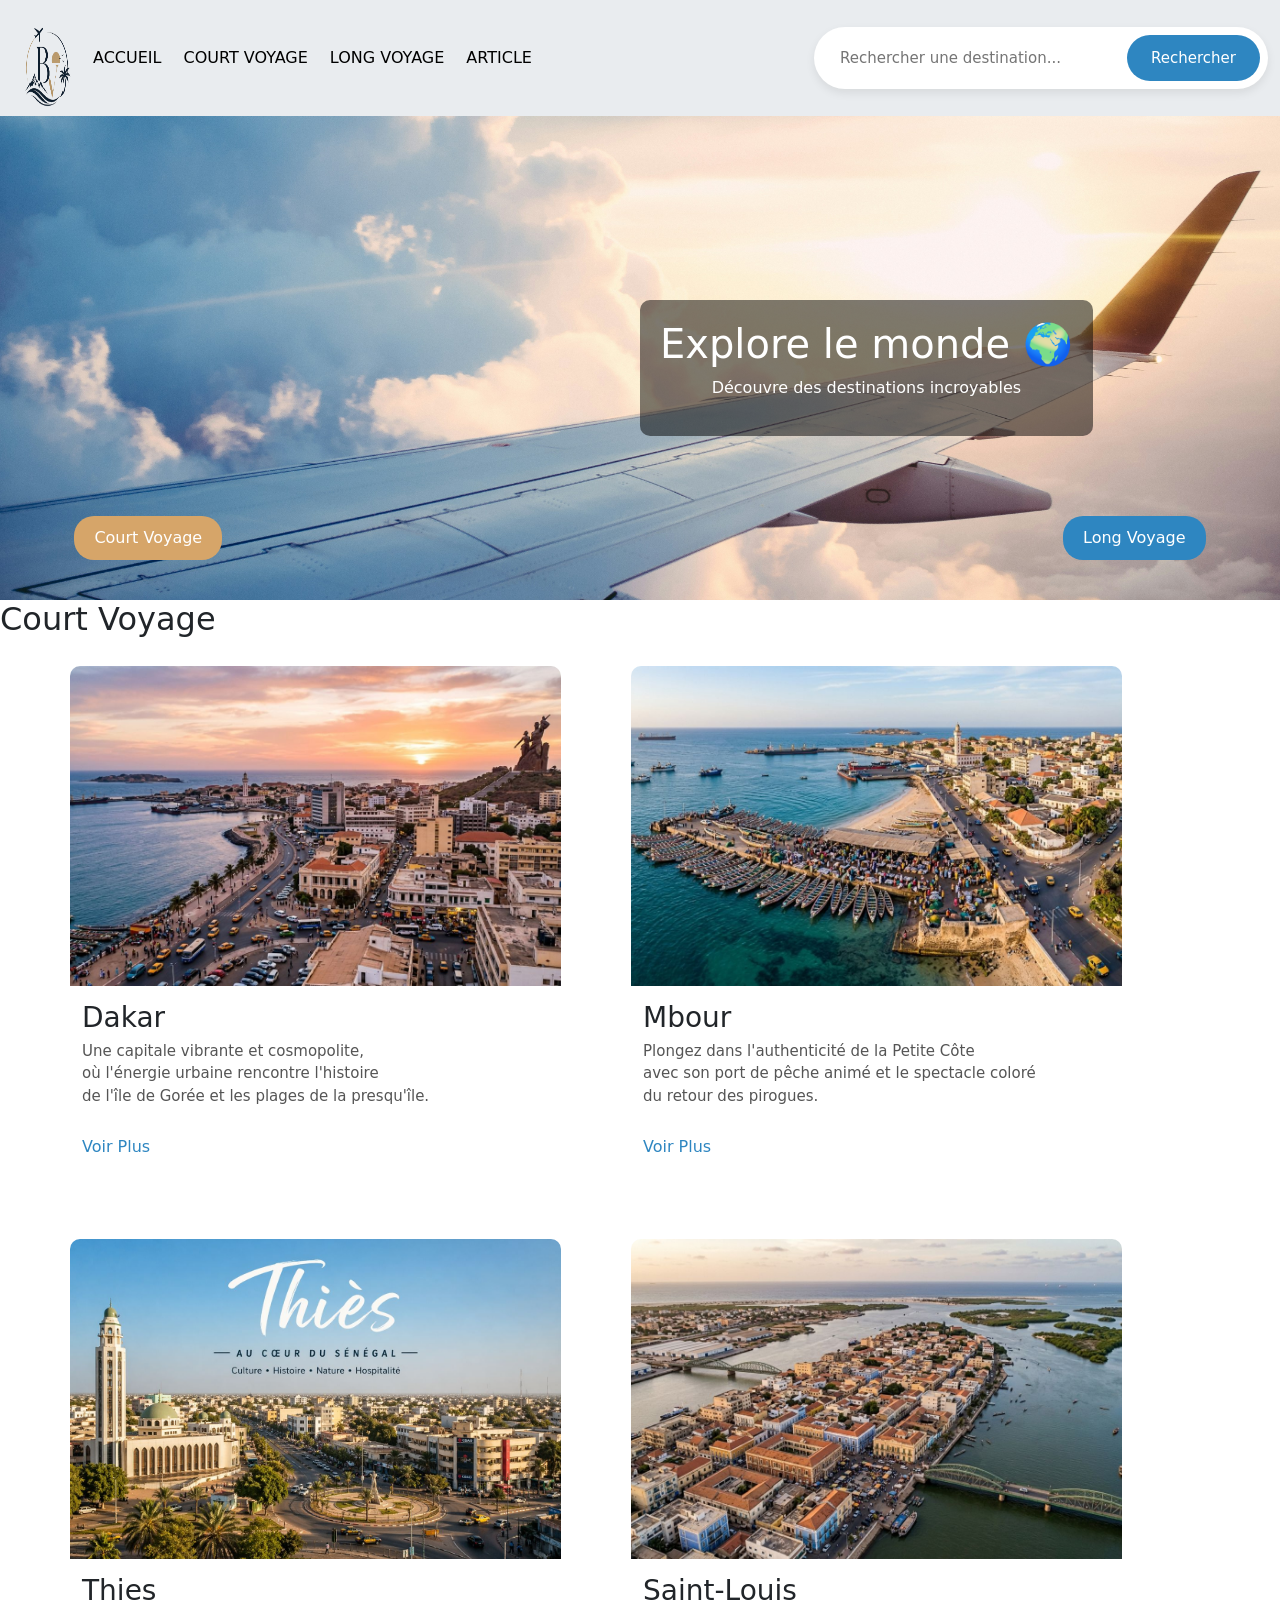
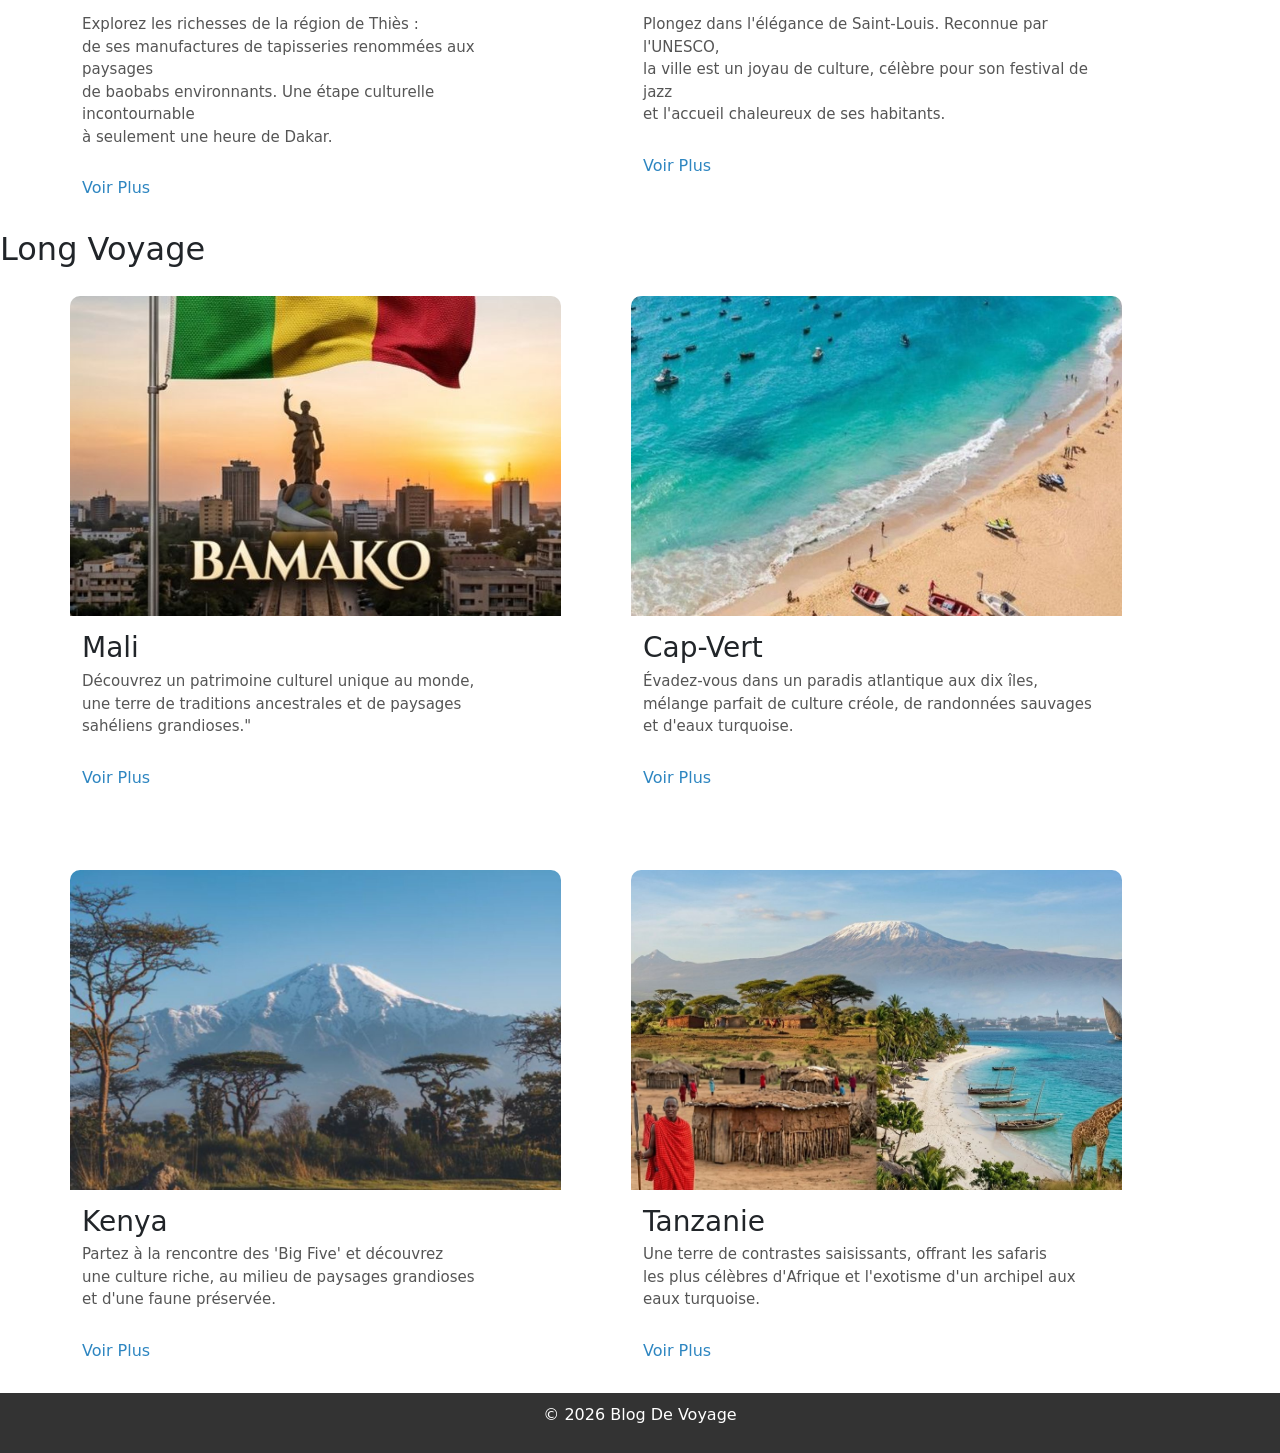
<file: index.html>
<!doctype html>
<html lang="fr">
  <head>
    <meta charset="UTF-8" />
    <meta name="viewport" content="width=device-width, initial-scale=1.0" />
    <link rel="stylesheet" href="CSS/index.css" />
    <title>Blog-De-Voyage-Personnel</title>
    <link
      href="https://cdn.jsdelivr.net/npm/bootstrap@5.3.8/dist/css/bootstrap.min.css"
      rel="stylesheet"
      integrity="sha384-sRIl4kxILFvY47J16cr9ZwB07vP4J8+LH7qKQnuqkuIAvNWLzeN8tE5YBujZqJLB"
      crossorigin="anonymous"
    />
    <script
      src="https://cdn.jsdelivr.net/npm/bootstrap@5.3.8/dist/js/bootstrap.bundle.min.js"
      integrity="sha384-FKyoEForCGlyvwx9Hj09JcYn3nv7wiPVlz7YYwJrWVcXK/BmnVDxM+D2scQbITxI"
      crossorigin="anonymous"
    ></script>
  </head>
  <body>
    <!--  NAVBAR -->
    <nav class="navbar navbar-expand-lg bg-body-secondary fixed-top">
      <div class="container-fluid">
        <div class="logo">
          <img
            src="images/logovoyage.png"
            alt="image"
            width="70"
            height="100"
          />
        </div>
        <button
          class="navbar-toggler"
          type="button"
          data-bs-toggle="collapse"
          data-bs-target="#navbarTogglerDemo02"
          aria-controls="navbarTogglerDemo02"
          aria-expanded="false"
          aria-label="Toggle navigation"
        >
          <span class="navbar-toggler-icon"></span>
        </button>
        <div class="collapse navbar-collapse" id="navbarTogglerDemo02">
          <ul class="navbar-nav me-auto mb-2 mb-lg-0">
            <li class="nav-item">
              <a class="nav-link active" aria-current="page" href="#Accueil"
                >ACCUEIL</a
              >
            </li>
            <li class="nav-item">
              <a class="nav-link active" aria-current="page" href="#CourtVoyage"
                >COURT VOYAGE</a
              >
            </li>
            <li class="nav-item">
              <a class="nav-link active" aria-current="page" href="#LongVoyage"
                >LONG VOYAGE</a
              >
            </li>
            <li class="nav-item">
              <a class="nav-link active" aria-current="page" href="article.html"
                >ARTICLE</a
              >
            </li>
          </ul>
          <form class="search-box" role="search">
            <input
              class="search-input"
              type="search"
              placeholder="Rechercher une destination..."
              aria-label="Search"
            />
            <button class="search-btn" type="submit">Rechercher</button>
          </form>
        </div>
      </div>
    </nav>

    <!-- Image + Recherche -->

    <div id="Accueil">
      <section class="hero">
        <img src="images/Acceuil.jpg" alt="voyage" />
        <div class="herotexte">
          <h1>Explore le monde 🌍</h1>
          <p>Découvre des destinations incroyables</p>
        </div>

        <!--BOUTTON-->

        <div class="boutton">
          <button class="gauche">
            <a href="#CourtVoyage">Court Voyage</a>
          </button>
          <button class="droite"><a href="#LongVoyage">Long Voyage</a></button>
        </div>
      </section>
    </div>

    <!-- Court Voyage  -->

    <div id="CourtVoyage">
      <section class="section">
        <h2>Court Voyage</h2>

        <div class="voyage">
          <div class="destination">
            <img src="images/Dakar.jpeg" alt="court" />
            <div class="container">
              <h3>Dakar</h3>
              <p>
                Une capitale vibrante et cosmopolite, <br />
                où l'énergie urbaine rencontre l'histoire <br />
                de l'île de Gorée et les plages de la presqu'île.
              </p>
              <a href="article.html#dakar">Voir Plus</a>
            </div>
          </div>

          <div class="destination">
            <img src="images/Mbour.jpeg" alt=" court" />
            <div class="container">
              <h3>Mbour</h3>
              <p>
                Plongez dans l'authenticité de la Petite Côte <br />
                avec son port de pêche animé et le spectacle coloré <br />
                du retour des pirogues.
              </p>
              <a href="article.html#mbour">Voir Plus</a>
            </div>
          </div>

          <div class="destination">
            <img src="images/Thies.jpeg" alt="court" />
            <div class="container">
              <h3>Thies</h3>
              <p>
                Explorez les richesses de la région de Thiès : <br />
                de ses manufactures de tapisseries renommées aux paysages <br />
                de baobabs environnants. Une étape culturelle incontournable
                <br />
                à seulement une heure de Dakar.
              </p>
              <a href="article.html#thies">Voir Plus</a>
            </div>
          </div>

          <div class="destination">
            <img src="images/Stlouis.jpeg" alt="court" />
            <div class="container">
              <h3>Saint-Louis</h3>
              <p>
                Plongez dans l'élégance de Saint-Louis. Reconnue par l'UNESCO,
                <br />
                la ville est un joyau de culture, célèbre pour son festival de
                jazz <br />
                et l'accueil chaleureux de ses habitants.
              </p>
              <a href="article.html#saint-louis">Voir Plus</a>
            </div>
          </div>
        </div>
      </section>
    </div>

    <!-- Long Voyage  -->

    <div id="LongVoyage">
      <section class="section">
        <h2>Long Voyage</h2>

        <div class="voyage">
          <div class="destination">
            <img src="images/Mali.jpeg" alt="long" />
            <div class="container">
              <h3>Mali</h3>
              <p>
                Découvrez un patrimoine culturel unique au monde, <br />
                une terre de traditions ancestrales et de paysages <br />
                sahéliens grandioses."
              </p>
              <a href="article.html#mali">Voir Plus</a>
            </div>
          </div>

          <div class="destination">
            <img src="images/capvert.jpeg" alt="long" />
            <div class="container">
              <h3>Cap-Vert</h3>
              <p>
                Évadez-vous dans un paradis atlantique aux dix îles,<br />
                mélange parfait de culture créole, de randonnées sauvages <br />
                et d'eaux turquoise.
              </p>
              <a href="article.html#cap-vert">Voir Plus</a>
            </div>
          </div>

          <div class="destination">
            <img src="images/Kenya.jpeg" alt="long" />
            <div class="container">
              <h3>Kenya</h3>
              <p>
                Partez à la rencontre des 'Big Five' et découvrez <br />
                une culture riche, au milieu de paysages grandioses <br />
                et d'une faune préservée.
              </p>
              <a href="article.html#kenya">Voir Plus</a>
            </div>
          </div>

          <div class="destination">
            <img src="images/Tanzanie.jpeg" alt="long" />
            <div class="container">
              <h3>Tanzanie</h3>
              <p>
                Une terre de contrastes saisissants, offrant les safaris <br />
                les plus célèbres d'Afrique et l'exotisme d'un archipel aux
                <br />
                eaux turquoise.
              </p>
              <a href="article.html#tanzanie">Voir Plus</a>
            </div>
          </div>
        </div>
      </section>
    </div>

    <!-- Footer -->

    <footer>
      <p>© 2026 Blog De Voyage</p>
    </footer>
  </body>
</html>
</file>
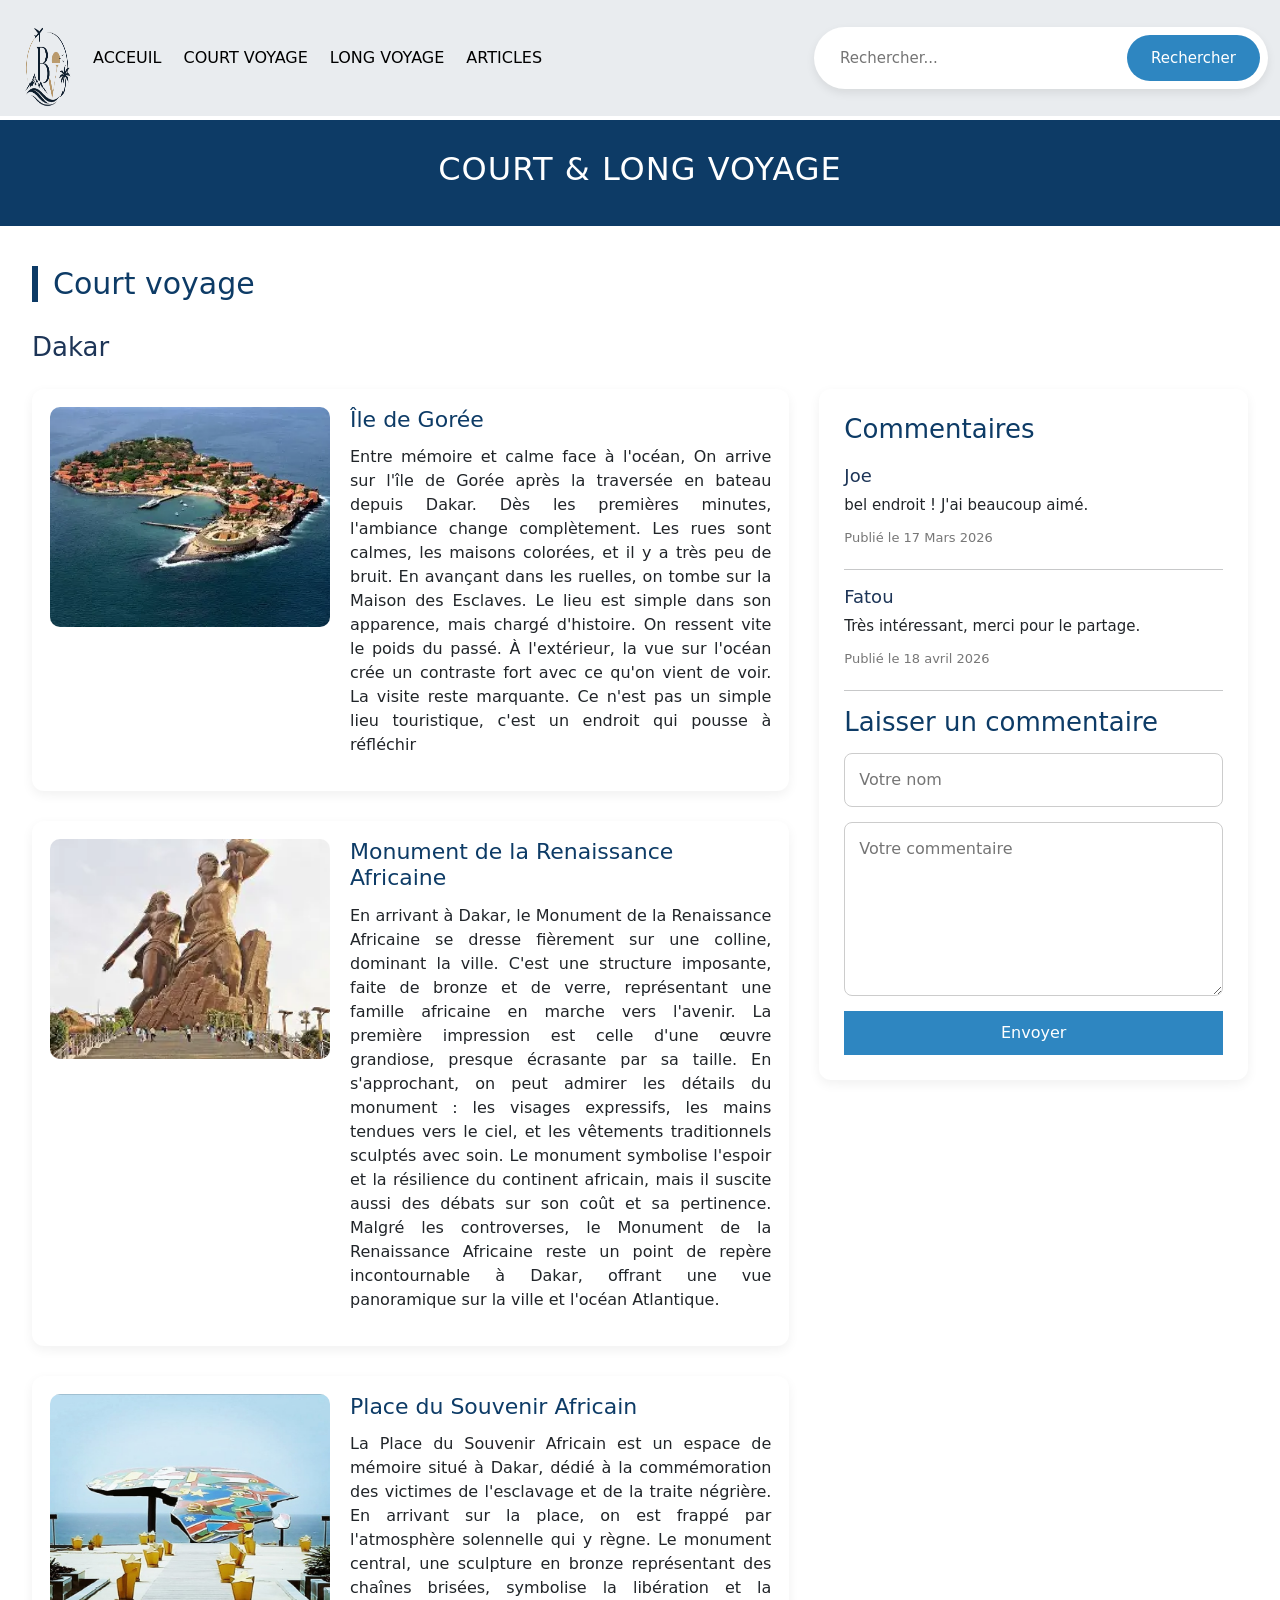
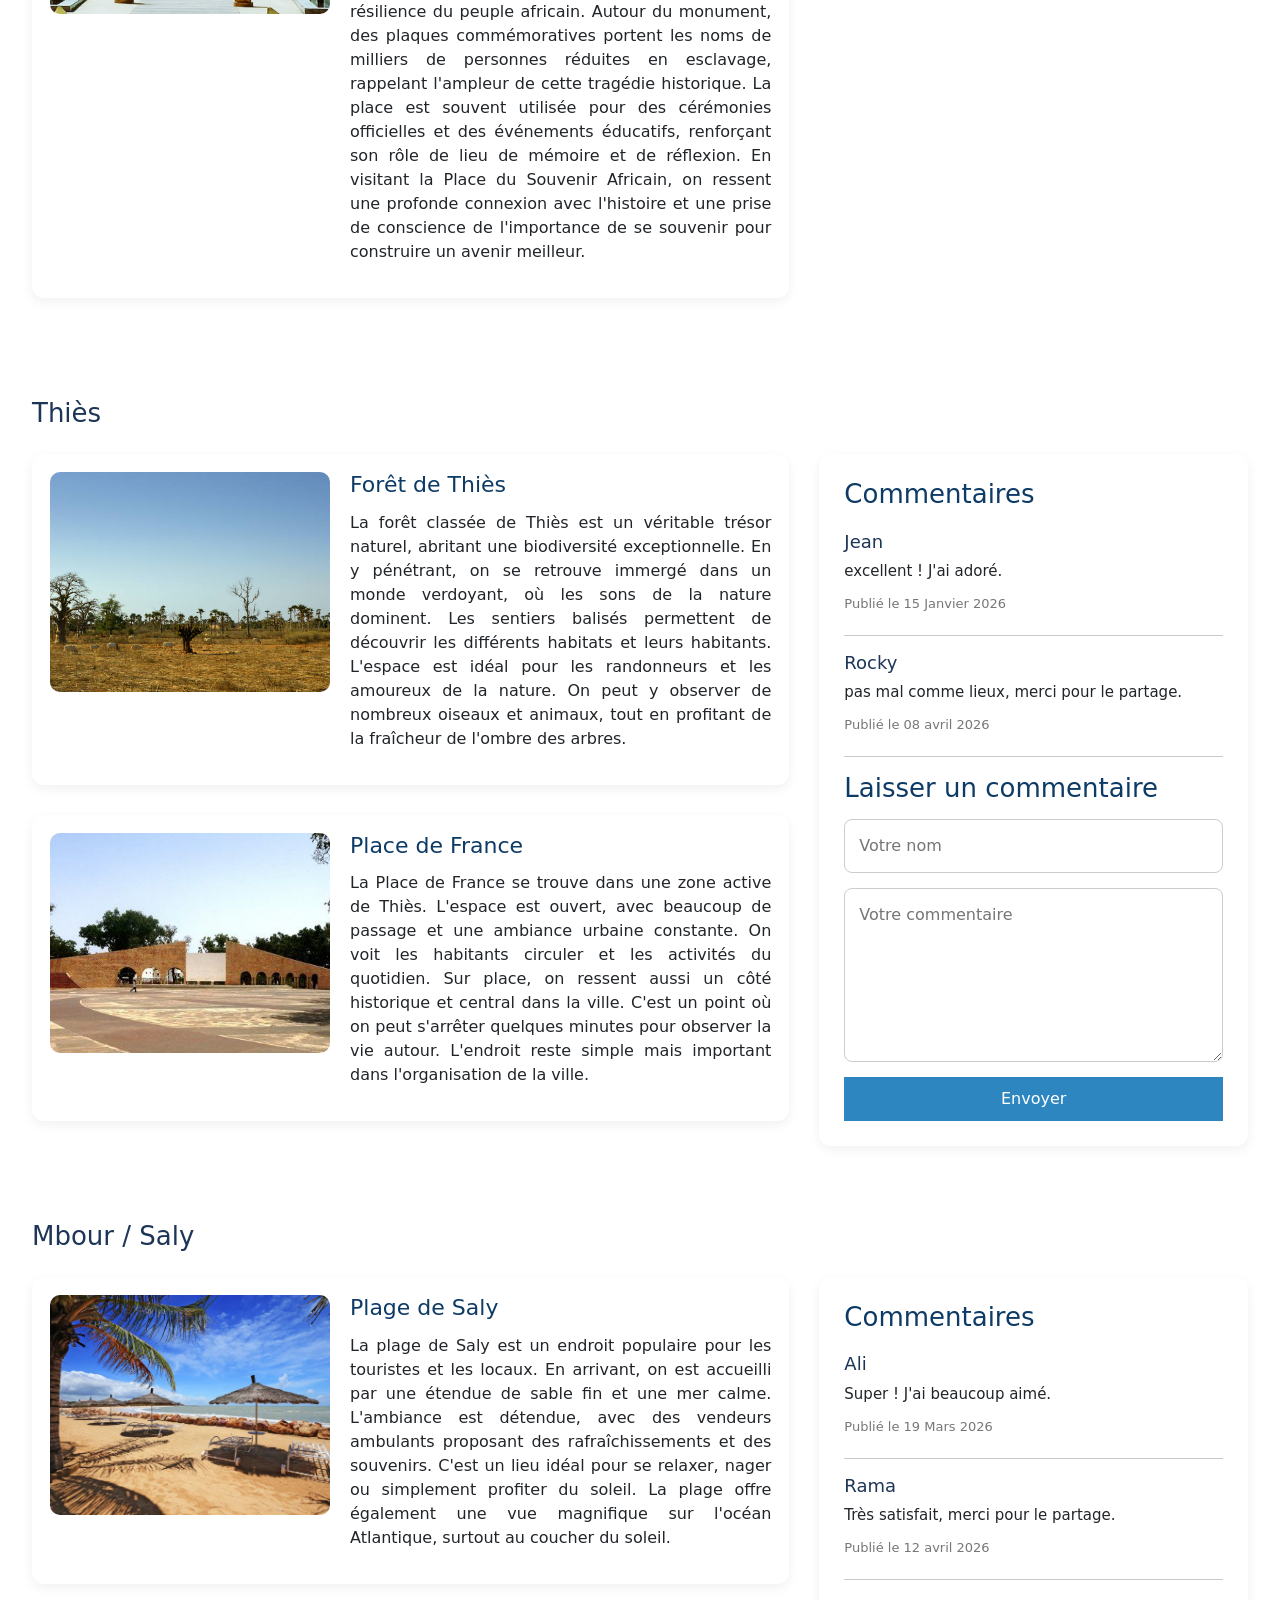
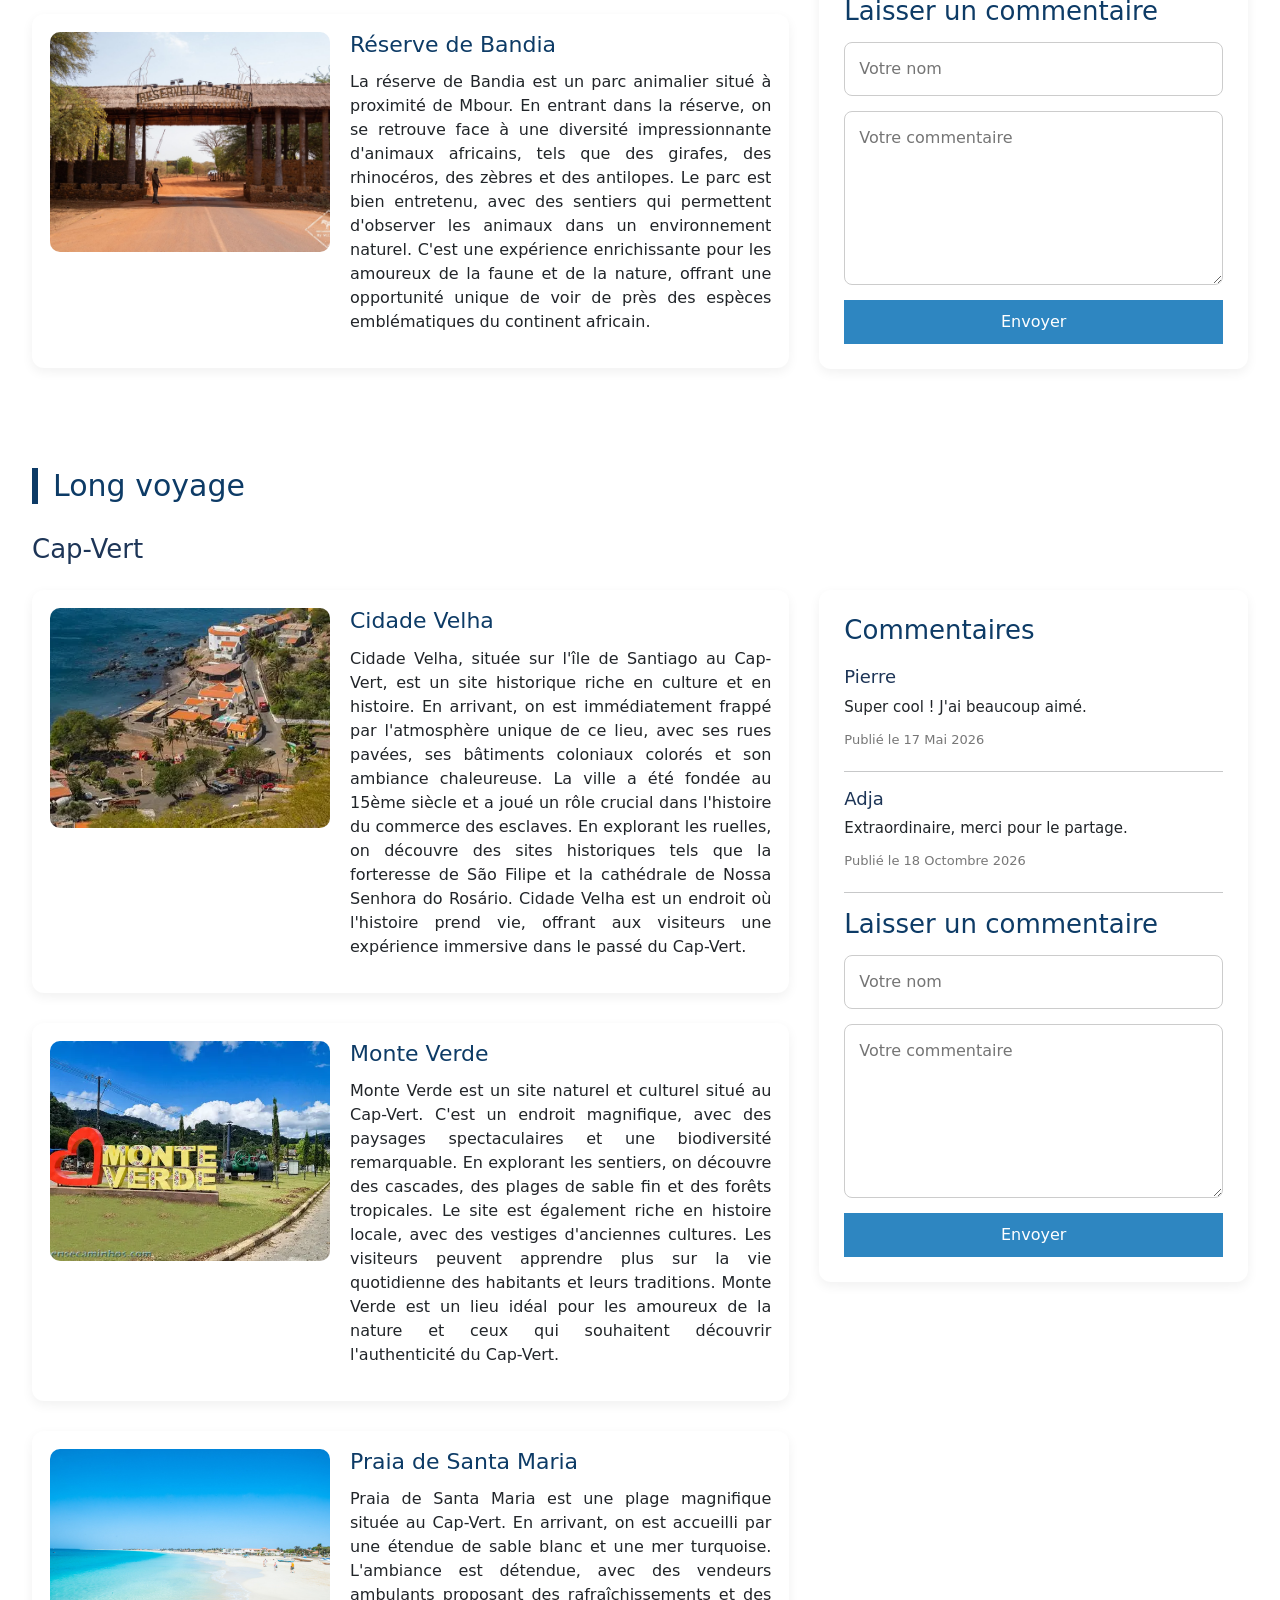
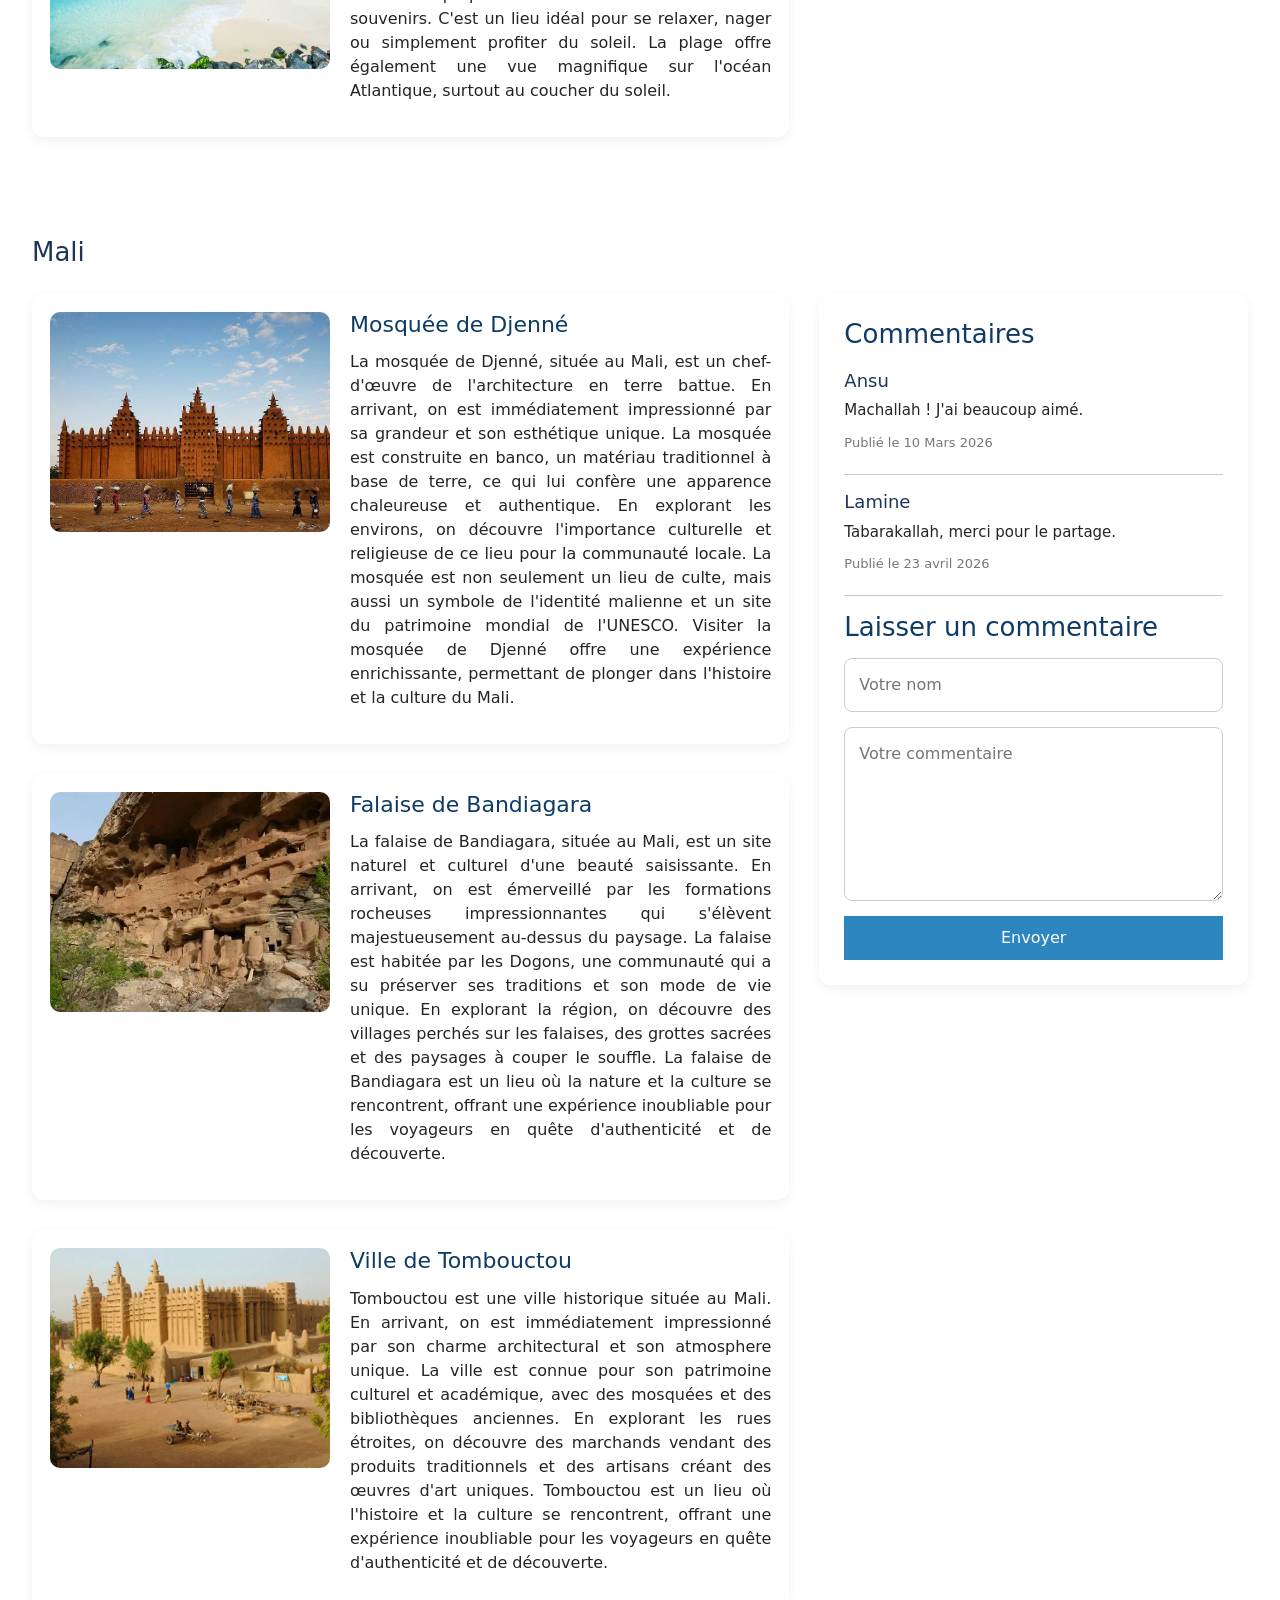
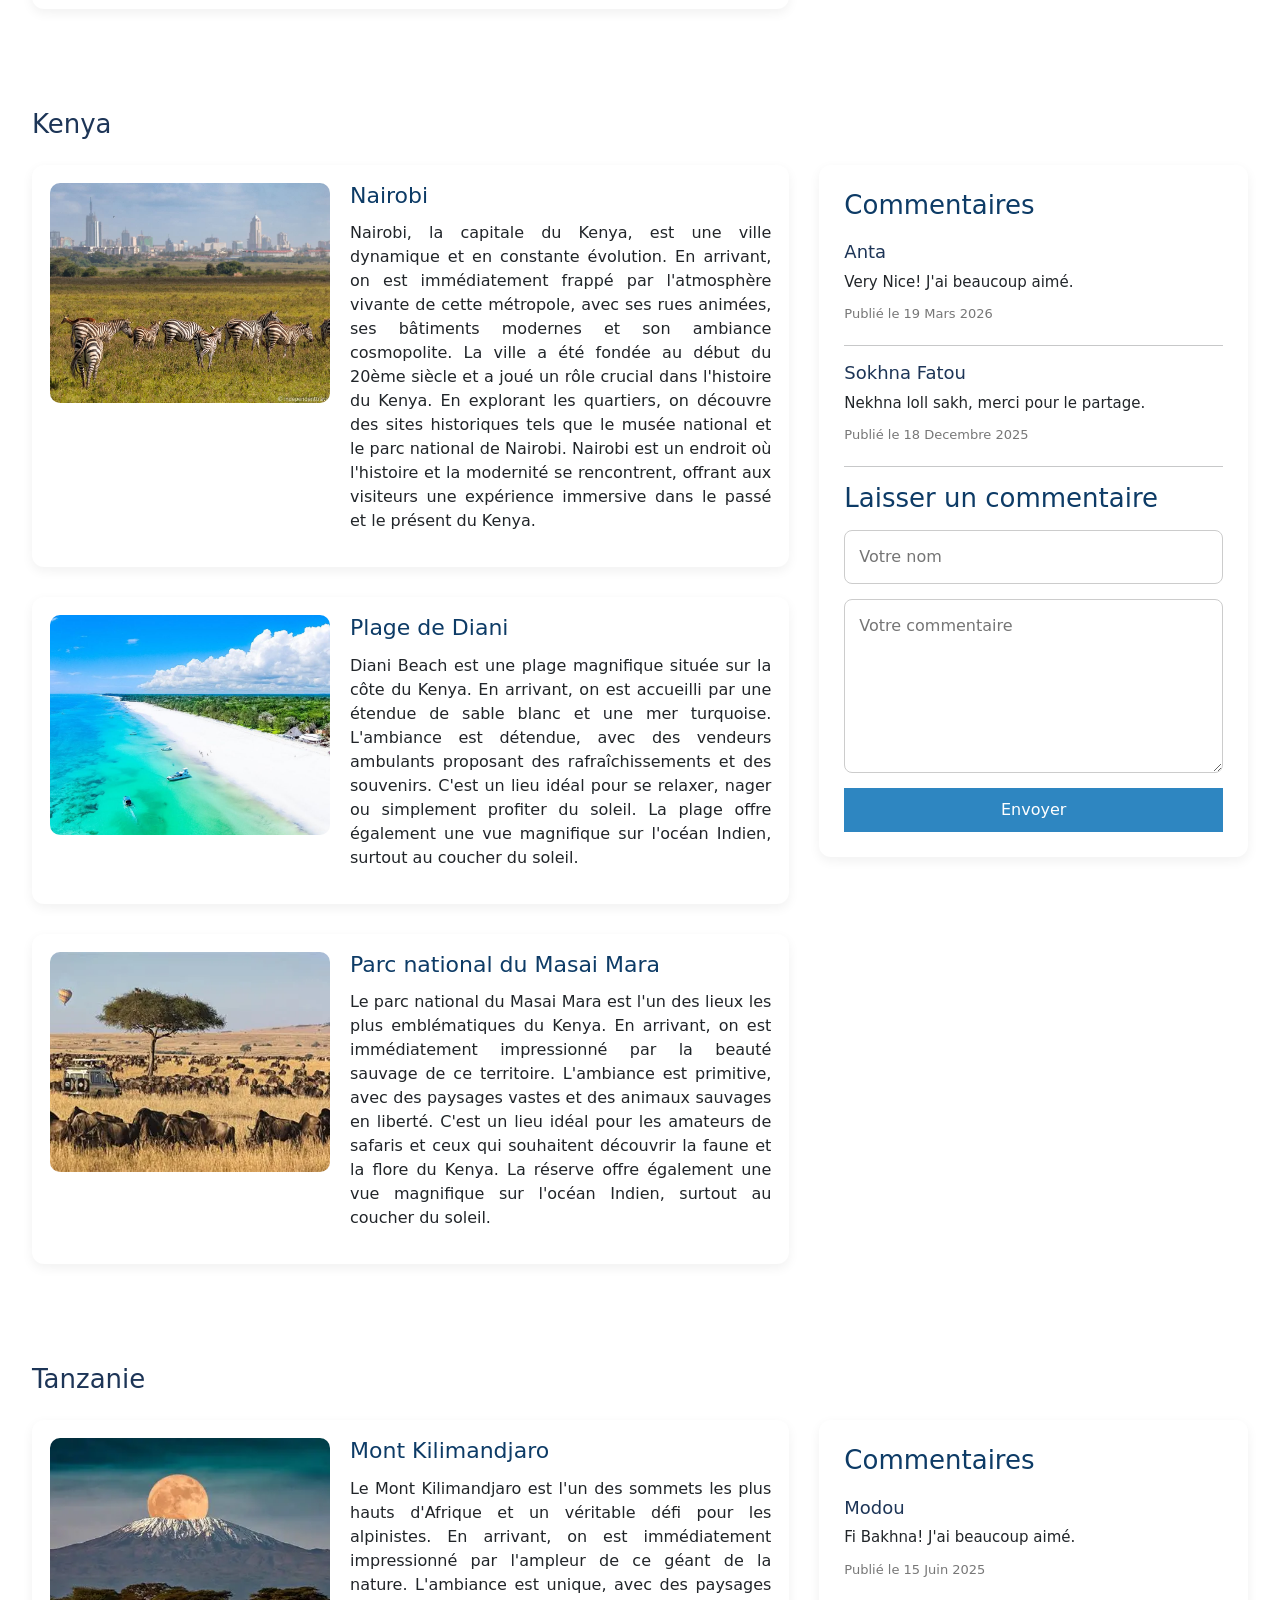
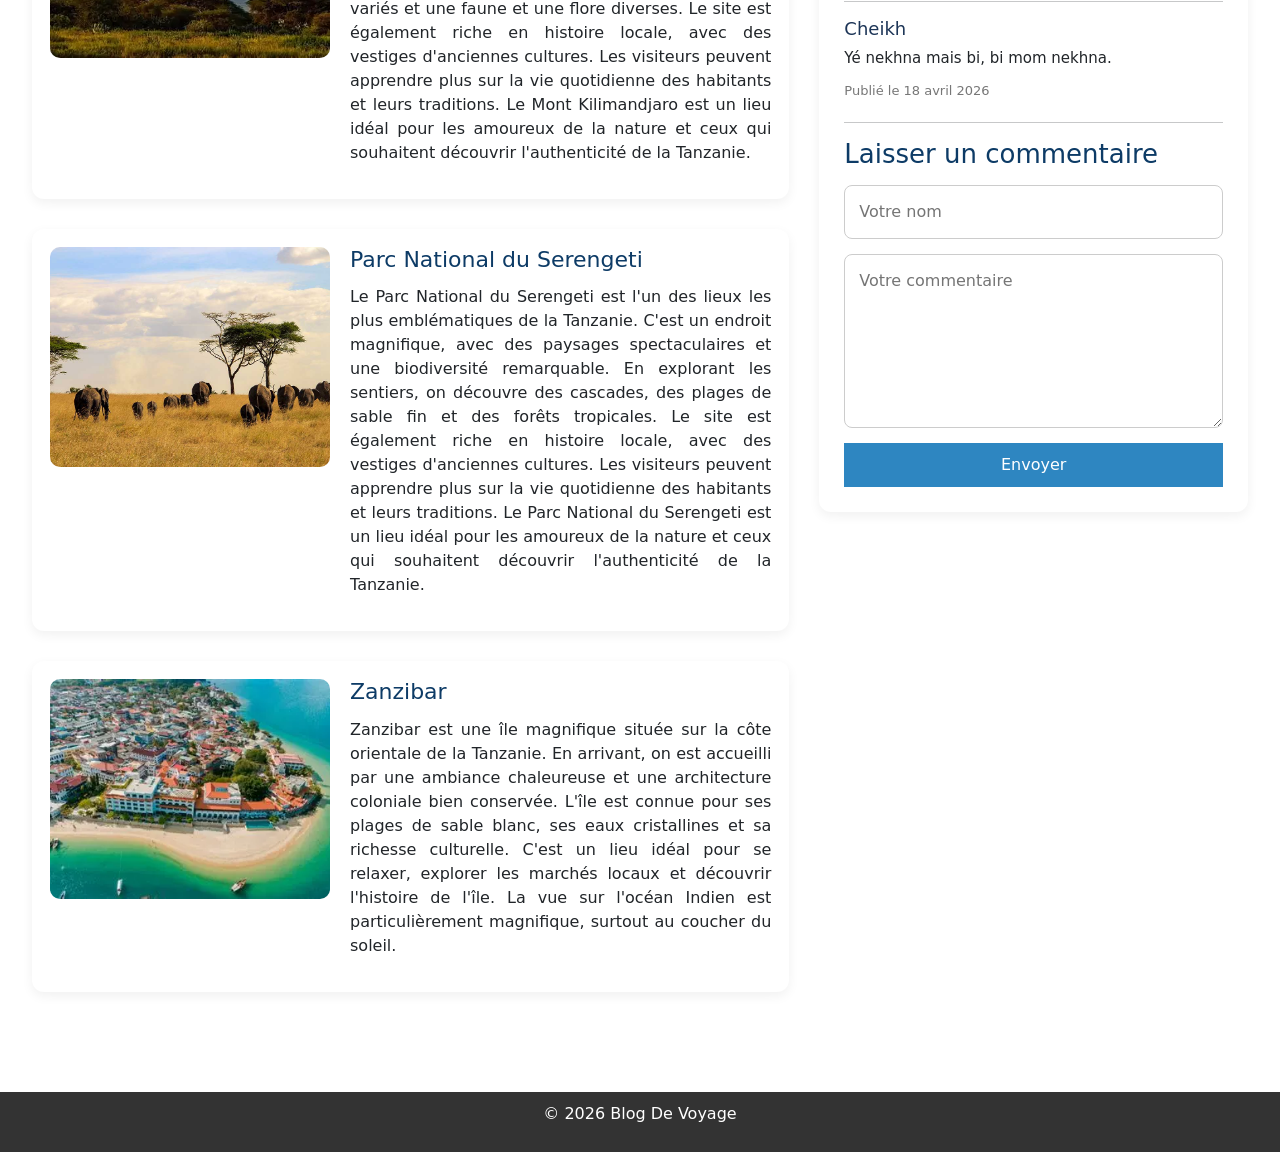
<file: article.html>
<!doctype html>
<html lang="fr">
  <head>
    <meta charset="UTF-8" />
    <meta name="viewport" content="width=device-width, initial-scale=1.0" />
    <title>Articles - Blog de voyage personnel</title>
    <link rel="stylesheet" href="CSS/article.css" />
    <link rel="stylesheet" href="CSS/index.css" />
    <link
      href="https://cdn.jsdelivr.net/npm/bootstrap@5.3.8/dist/css/bootstrap.min.css"
      rel="stylesheet"
      integrity="sha384-sRIl4kxILFvY47J16cr9ZwB07vP4J8+LH7qKQnuqkuIAvNWLzeN8tE5YBujZqJLB"
      crossorigin="anonymous"
    />
    <script
      src="https://cdn.jsdelivr.net/npm/bootstrap@5.3.8/dist/js/bootstrap.bundle.min.js"
      integrity="sha384-FKyoEForCGlyvwx9Hj09JcYn3nv7wiPVlz7YYwJrWVcXK/BmnVDxM+D2scQbITxI"
      crossorigin="anonymous"
    ></script>
  </head>

  <body>
    <!--  NAVBAR -->
    <nav class="navbar navbar-expand-lg bg-body-secondary fixed-top">
      <div class="container-fluid">
        <div class="logo">
          <img
            src="images/logovoyage.png"
            alt="image"
            width="70"
            height="100"
          />
        </div>
        <button
          class="navbar-toggler"
          type="button"
          data-bs-toggle="collapse"
          data-bs-target="#navbarTogglerDemo02"
          aria-controls="navbarTogglerDemo02"
          aria-expanded="false"
          aria-label="Toggle navigation"
        >
          <span class="navbar-toggler-icon"></span>
        </button>
        <div class="collapse navbar-collapse" id="navbarTogglerDemo02">
          <ul class="navbar-nav me-auto mb-2 mb-lg-0">
            <li class="nav-item">
              <a
                class="nav-link active"
                aria-current="page"
                href="index.html#Accueil"
                >ACCEUIL</a
              >
            </li>
            <li class="nav-item">
              <a
                class="nav-link active"
                aria-current="page"
                href="index.html#CourtVoyage"
                >COURT VOYAGE</a
              >
            </li>
            <li class="nav-item">
              <a
                class="nav-link active"
                aria-current="page"
                href="index.html#LongVoyage"
                >LONG VOYAGE</a
              >
            </li>
            <li class="nav-item">
              <a
                class="nav-link active"
                aria-current="page"
                href="#article.html"
                >ARTICLES</a
              >
            </li>
          </ul>
          <form class="search-box" role="search">
            <input
              class="search-input"
              type="search"
              placeholder="Rechercher..."
              aria-label="Search"
            />
            <button class="search-btn" type="submit">Rechercher</button>
          </form>
        </div>
      </div>
    </nav>
    <br /><br /><br /><br /><br />
    <header class="top-header">
      <h1>COURT & LONG VOYAGE</h1>
    </header>

    <main class="main-content">
      <!-- ======= COURT VOYAGE ======= -->
      <section class="article-section">
        <h2>Court voyage</h2>

        <!-- ======= DAKAR ======= -->
        <div class="ville" id="dakar">
          <h3>Dakar</h3>

          <div class="contenu-ville">
            <div class="bloc-images">
              <div class="lieu">
                <img src="images/goree.webp" alt="Gorée" />
                <div class="texte">
                  <h4>Île de Gorée</h4>
                  <p>
                    Entre mémoire et calme face à l'océan, On arrive sur l'île
                    de Gorée après la traversée en bateau depuis Dakar. Dès les
                    premières minutes, l'ambiance change complètement. Les rues
                    sont calmes, les maisons colorées, et il y a très peu de
                    bruit. En avançant dans les ruelles, on tombe sur la Maison
                    des Esclaves. Le lieu est simple dans son apparence, mais
                    chargé d'histoire. On ressent vite le poids du passé. À
                    l'extérieur, la vue sur l'océan crée un contraste fort avec
                    ce qu'on vient de voir. La visite reste marquante. Ce n'est
                    pas un simple lieu touristique, c'est un endroit qui pousse
                    à réfléchir
                  </p>
                </div>
              </div>

              <div class="lieu">
                <img
                  src="images/monument.webp"
                  alt="Monument de la Renaissance"
                />
                <div class="texte">
                  <h4>Monument de la Renaissance Africaine</h4>
                  <p>
                    En arrivant à Dakar, le Monument de la Renaissance Africaine
                    se dresse fièrement sur une colline, dominant la ville.
                    C'est une structure imposante, faite de bronze et de verre,
                    représentant une famille africaine en marche vers l'avenir.
                    La première impression est celle d'une œuvre grandiose,
                    presque écrasante par sa taille. En s'approchant, on peut
                    admirer les détails du monument : les visages expressifs,
                    les mains tendues vers le ciel, et les vêtements
                    traditionnels sculptés avec soin. Le monument symbolise
                    l'espoir et la résilience du continent africain, mais il
                    suscite aussi des débats sur son coût et sa pertinence.
                    Malgré les controverses, le Monument de la Renaissance
                    Africaine reste un point de repère incontournable à Dakar,
                    offrant une vue panoramique sur la ville et l'océan
                    Atlantique.
                  </p>
                </div>
              </div>

              <div class="lieu">
                <img
                  src="images/Place-du-Souvenir-Africain-.jpg"
                  alt="Place du Souvenir"
                />
                <div class="texte">
                  <h4>Place du Souvenir Africain</h4>
                  <p>
                    La Place du Souvenir Africain est un espace de mémoire situé
                    à Dakar, dédié à la commémoration des victimes de
                    l'esclavage et de la traite négrière. En arrivant sur la
                    place, on est frappé par l'atmosphère solennelle qui y
                    règne. Le monument central, une sculpture en bronze
                    représentant des chaînes brisées, symbolise la libération et
                    la résilience du peuple africain. Autour du monument, des
                    plaques commémoratives portent les noms de milliers de
                    personnes réduites en esclavage, rappelant l'ampleur de
                    cette tragédie historique. La place est souvent utilisée
                    pour des cérémonies officielles et des événements éducatifs,
                    renforçant son rôle de lieu de mémoire et de réflexion. En
                    visitant la Place du Souvenir Africain, on ressent une
                    profonde connexion avec l'histoire et une prise de
                    conscience de l'importance de se souvenir pour construire un
                    avenir meilleur.
                  </p>
                </div>
              </div>
            </div>
            <!-- COMMENTAIRES DAKAR -->
            <div class="commentaires">
              <h3>Commentaires</h3>
              <!-- Commentaire 1 -->
              <div class="commentaire-item">
                <h4>Joe</h4>
                <p>bel endroit ! J'ai beaucoup aimé.</p>
                <span>Publié le 17 Mars 2026</span>
              </div>
              <hr />
              <!-- Commentaire 2 -->
              <div class="commentaire-item">
                <h4>Fatou</h4>
                <p>Très intéressant, merci pour le partage.</p>
                <span>Publié le 18 avril 2026</span>
              </div>
              <hr />
              <!-- Formulaire -->
              <div class="formulaire-commentaire">
                <h3>Laisser un commentaire</h3>
                <form action="#" method="post">
                  <input
                    type="text"
                    name="nom"
                    placeholder="Votre nom"
                    required
                  />
                  <textarea
                    name="message"
                    placeholder="Votre commentaire"
                    rows="6"
                    required
                  ></textarea>
                  <button type="submit">Envoyer</button>
                </form>
              </div>
            </div>
          </div>
        </div>

        <!-- ======= THIES ======= -->
        <div class="ville" id="thies">
          <h3>Thiès</h3>
          <div class="contenu-ville">
            <div class="bloc-images">
              <div class="lieu">
                <img src="images/allou_kagne.jpg" alt="Forêt de Thiès" />
                <div class="texte">
                  <h4>Forêt de Thiès</h4>
                  <p>
                    La forêt classée de Thiès est un véritable trésor naturel,
                    abritant une biodiversité exceptionnelle. En y pénétrant, on
                    se retrouve immergé dans un monde verdoyant, où les sons de
                    la nature dominent. Les sentiers balisés permettent de
                    découvrir les différents habitats et leurs habitants.
                    L'espace est idéal pour les randonneurs et les amoureux de
                    la nature. On peut y observer de nombreux oiseaux et
                    animaux, tout en profitant de la fraîcheur de l'ombre des
                    arbres.
                  </p>
                </div>
              </div>
              <div class="lieu">
                <img src="images/place_de_france.jpg" alt="Place de France" />
                <div class="texte">
                  <h4>Place de France</h4>
                  <p>
                    La Place de France se trouve dans une zone active de Thiès.
                    L'espace est ouvert, avec beaucoup de passage et une
                    ambiance urbaine constante. On voit les habitants circuler
                    et les activités du quotidien. Sur place, on ressent aussi
                    un côté historique et central dans la ville. C'est un point
                    où on peut s'arrêter quelques minutes pour observer la vie
                    autour. L'endroit reste simple mais important dans
                    l'organisation de la ville.
                  </p>
                </div>
              </div>
            </div>
            <!-- COMMENTAIRES THIÈS -->
            <div class="commentaires">
              <h3>Commentaires</h3>
              <!-- Commentaire 1 -->
              <div class="commentaire-item">
                <h4>Jean</h4>
                <p>excellent ! J'ai adoré.</p>
                <span>Publié le 15 Janvier 2026</span>
              </div>
              <hr />
              <!-- Commentaire 2 -->
              <div class="commentaire-item">
                <h4>Rocky</h4>
                <p>pas mal comme lieux, merci pour le partage.</p>
                <span>Publié le 08 avril 2026</span>
              </div>
              <hr />
              <!-- Formulaire -->
              <div class="formulaire-commentaire">
                <h3>Laisser un commentaire</h3>
                <form action="#" method="post">
                  <input
                    type="text"
                    name="nom"
                    placeholder="Votre nom"
                    required
                  />
                  <textarea
                    name="message"
                    placeholder="Votre commentaire"
                    rows="6"
                    required
                  ></textarea>
                  <button type="submit">Envoyer</button>
                </form>
              </div>
            </div>
          </div>
        </div>
        <!-- ======== MBOUR ======== -->
        <div class="ville" id="mbour">
          <h3>Mbour / Saly</h3>

          <div class="contenu-ville">
            <div class="bloc-images">
              <div class="lieu">
                <img src="images/saly.jpeg" alt="Saly" />
                <div class="texte">
                  <h4>Plage de Saly</h4>
                  <p>
                    La plage de Saly est un endroit populaire pour les touristes
                    et les locaux. En arrivant, on est accueilli par une étendue
                    de sable fin et une mer calme. L'ambiance est détendue, avec
                    des vendeurs ambulants proposant des rafraîchissements et
                    des souvenirs. C'est un lieu idéal pour se relaxer, nager ou
                    simplement profiter du soleil. La plage offre également une
                    vue magnifique sur l'océan Atlantique, surtout au coucher du
                    soleil.
                  </p>
                </div>
              </div>
              <div class="lieu">
                <img src="images/reservedebandia.jpg" alt="Bandia" />
                <div class="texte">
                  <h4>Réserve de Bandia</h4>
                  <p>
                    La réserve de Bandia est un parc animalier situé à proximité
                    de Mbour. En entrant dans la réserve, on se retrouve face à
                    une diversité impressionnante d'animaux africains, tels que
                    des girafes, des rhinocéros, des zèbres et des antilopes. Le
                    parc est bien entretenu, avec des sentiers qui permettent
                    d'observer les animaux dans un environnement naturel. C'est
                    une expérience enrichissante pour les amoureux de la faune
                    et de la nature, offrant une opportunité unique de voir de
                    près des espèces emblématiques du continent africain.
                  </p>
                </div>
              </div>
            </div>
            <!-- COMMENTAIRES MBOUR -->
            <div class="commentaires">
              <h3>Commentaires</h3>
              <!-- Commentaire 1 -->
              <div class="commentaire-item">
                <h4>Ali</h4>
                <p>Super ! J'ai beaucoup aimé.</p>
                <span>Publié le 19 Mars 2026</span>
              </div>
              <hr />
              <!-- Commentaire 2 -->
              <div class="commentaire-item">
                <h4>Rama</h4>
                <p>Très satisfait, merci pour le partage.</p>
                <span>Publié le 12 avril 2026</span>
              </div>
              <hr />
              <!-- Formulaire -->
              <div class="formulaire-commentaire">
                <h3>Laisser un commentaire</h3>
                <form action="#" method="post">
                  <input
                    type="text"
                    name="nom"
                    placeholder="Votre nom"
                    required
                  />
                  <textarea
                    name="message"
                    placeholder="Votre commentaire"
                    rows="6"
                    required
                  ></textarea>
                  <button type="submit">Envoyer</button>
                </form>
              </div>
            </div>
          </div>
        </div>
      </section>

      <!-- ====== LONG VOYAGE ======== -->
      <section class="article-section">
        <h2>Long voyage</h2>

        <!-- ===== CAP-VERT ======== -->
        <div class="ville" id="capvert">
          <h3>Cap-Vert</h3>

          <div class="contenu-ville">
            <div class="bloc-images">
              <div class="lieu">
                <img src="images/capvert-cidadevelha.webp" alt="Cidade Velha" />
                <div class="texte">
                  <h4>Cidade Velha</h4>
                  <p>
                    Cidade Velha, située sur l'île de Santiago au Cap-Vert, est
                    un site historique riche en culture et en histoire. En
                    arrivant, on est immédiatement frappé par l'atmosphère
                    unique de ce lieu, avec ses rues pavées, ses bâtiments
                    coloniaux colorés et son ambiance chaleureuse. La ville a
                    été fondée au 15ème siècle et a joué un rôle crucial dans
                    l'histoire du commerce des esclaves. En explorant les
                    ruelles, on découvre des sites historiques tels que la
                    forteresse de São Filipe et la cathédrale de Nossa Senhora
                    do Rosário. Cidade Velha est un endroit où l'histoire prend
                    vie, offrant aux visiteurs une expérience immersive dans le
                    passé du Cap-Vert.
                  </p>
                </div>
              </div>

              <div class="lieu">
                <img src="images/capvert-monte-verde.webp" alt="Monte Verde" />
                <div class="texte">
                  <h4>Monte Verde</h4>
                  <p>
                    Monte Verde est un site naturel et culturel situé au
                    Cap-Vert. C'est un endroit magnifique, avec des paysages
                    spectaculaires et une biodiversité remarquable. En explorant
                    les sentiers, on découvre des cascades, des plages de sable
                    fin et des forêts tropicales. Le site est également riche en
                    histoire locale, avec des vestiges d'anciennes cultures. Les
                    visiteurs peuvent apprendre plus sur la vie quotidienne des
                    habitants et leurs traditions. Monte Verde est un lieu idéal
                    pour les amoureux de la nature et ceux qui souhaitent
                    découvrir l'authenticité du Cap-Vert.
                  </p>
                </div>
              </div>

              <div class="lieu">
                <img
                  src="images/capvert-praiadesantamaria.jpg"
                  alt="Santa Maria"
                />
                <div class="texte">
                  <h4>Praia de Santa Maria</h4>
                  <p>
                    Praia de Santa Maria est une plage magnifique située au
                    Cap-Vert. En arrivant, on est accueilli par une étendue de
                    sable blanc et une mer turquoise. L'ambiance est détendue,
                    avec des vendeurs ambulants proposant des rafraîchissements
                    et des souvenirs. C'est un lieu idéal pour se relaxer, nager
                    ou simplement profiter du soleil. La plage offre également
                    une vue magnifique sur l'océan Atlantique, surtout au
                    coucher du soleil.
                  </p>
                </div>
              </div>
            </div>
            <!-- COMMENTAIRES CAP-VERT -->
            <div class="commentaires">
              <h3>Commentaires</h3>
              <!-- Commentaire 1 -->
              <div class="commentaire-item">
                <h4>Pierre</h4>
                <p>Super cool ! J'ai beaucoup aimé.</p>
                <span>Publié le 17 Mai 2026</span>
              </div>
              <hr />
              <!-- Commentaire 2 -->
              <div class="commentaire-item">
                <h4>Adja</h4>
                <p>Extraordinaire, merci pour le partage.</p>
                <span>Publié le 18 Octombre 2026</span>
              </div>
              <hr />
              <!-- Formulaire -->
              <div class="formulaire-commentaire">
                <h3>Laisser un commentaire</h3>
                <form action="#" method="post">
                  <input
                    type="text"
                    name="nom"
                    placeholder="Votre nom"
                    required
                  />
                  <textarea
                    name="message"
                    placeholder="Votre commentaire"
                    rows="6"
                    required
                  ></textarea>
                  <button type="submit">Envoyer</button>
                </form>
              </div>
            </div>
          </div>
        </div>

        <!-- ===== MALI ======== -->
        <div class="ville" id="mali">
          <h3>Mali</h3>

          <div class="contenu-ville">
            <div class="bloc-images">
              <div class="lieu">
                <img src="images/Mali-djenne-mosque.jpg" alt="Djenné Mosque" />
                <div class="texte">
                  <h4>Mosquée de Djenné</h4>
                  <p>
                    La mosquée de Djenné, située au Mali, est un chef-d'œuvre de
                    l'architecture en terre battue. En arrivant, on est
                    immédiatement impressionné par sa grandeur et son esthétique
                    unique. La mosquée est construite en banco, un matériau
                    traditionnel à base de terre, ce qui lui confère une
                    apparence chaleureuse et authentique. En explorant les
                    environs, on découvre l'importance culturelle et religieuse
                    de ce lieu pour la communauté locale. La mosquée est non
                    seulement un lieu de culte, mais aussi un symbole de
                    l'identité malienne et un site du patrimoine mondial de
                    l'UNESCO. Visiter la mosquée de Djenné offre une expérience
                    enrichissante, permettant de plonger dans l'histoire et la
                    culture du Mali.
                  </p>
                </div>
              </div>

              <div class="lieu">
                <img
                  src="images/Mali-falaise-Bandiagara.webp"
                  alt="Falaise de Bandiagara"
                />
                <div class="texte">
                  <h4>Falaise de Bandiagara</h4>
                  <p>
                    La falaise de Bandiagara, située au Mali, est un site
                    naturel et culturel d'une beauté saisissante. En arrivant,
                    on est émerveillé par les formations rocheuses
                    impressionnantes qui s'élèvent majestueusement au-dessus du
                    paysage. La falaise est habitée par les Dogons, une
                    communauté qui a su préserver ses traditions et son mode de
                    vie unique. En explorant la région, on découvre des villages
                    perchés sur les falaises, des grottes sacrées et des
                    paysages à couper le souffle. La falaise de Bandiagara est
                    un lieu où la nature et la culture se rencontrent, offrant
                    une expérience inoubliable pour les voyageurs en quête
                    d'authenticité et de découverte.
                  </p>
                </div>
              </div>

              <div class="lieu">
                <img src="images/Mali-tombouctou.jpg" alt="Tombouctou" />
                <div class="texte">
                  <h4>Ville de Tombouctou</h4>
                  <p>
                    Tombouctou est une ville historique située au Mali. En
                    arrivant, on est immédiatement impressionné par son charme
                    architectural et son atmosphere unique. La ville est connue
                    pour son patrimoine culturel et académique, avec des
                    mosquées et des bibliothèques anciennes. En explorant les
                    rues étroites, on découvre des marchands vendant des
                    produits traditionnels et des artisans créant des œuvres
                    d'art uniques. Tombouctou est un lieu où l'histoire et la
                    culture se rencontrent, offrant une expérience inoubliable
                    pour les voyageurs en quête d'authenticité et de découverte.
                  </p>
                </div>
              </div>
            </div>
            <!-- COMMENTAIRES MALI -->
            <div class="commentaires">
              <h3>Commentaires</h3>
              <!-- Commentaire 1 -->
              <div class="commentaire-item">
                <h4>Ansu</h4>
                <p>Machallah ! J'ai beaucoup aimé.</p>
                <span>Publié le 10 Mars 2026</span>
              </div>
              <hr />
              <!-- Commentaire 2 -->
              <div class="commentaire-item">
                <h4>Lamine</h4>
                <p>Tabarakallah, merci pour le partage.</p>
                <span>Publié le 23 avril 2026</span>
              </div>
              <hr />
              <!-- Formulaire -->
              <div class="formulaire-commentaire">
                <h3>Laisser un commentaire</h3>
                <form action="#" method="post">
                  <input
                    type="text"
                    name="nom"
                    placeholder="Votre nom"
                    required
                  />
                  <textarea
                    name="message"
                    placeholder="Votre commentaire"
                    rows="6"
                    required
                  ></textarea>
                  <button type="submit">Envoyer</button>
                </form>
              </div>
            </div>
          </div>
        </div>

        <!-- ===== KENYA ======== -->
        <div class="ville" id="kenya">
          <h3>Kenya</h3>

          <div class="contenu-ville">
            <div class="bloc-images">
              <div class="lieu">
                <img
                  src="images/kenya-Nairobi-National-Park.jpg"
                  alt="Nairobi"
                />
                <div class="texte">
                  <h4>Nairobi</h4>
                  <p>
                    Nairobi, la capitale du Kenya, est une ville dynamique et en
                    constante évolution. En arrivant, on est immédiatement
                    frappé par l'atmosphère vivante de cette métropole, avec ses
                    rues animées, ses bâtiments modernes et son ambiance
                    cosmopolite. La ville a été fondée au début du 20ème siècle
                    et a joué un rôle crucial dans l'histoire du Kenya. En
                    explorant les quartiers, on découvre des sites historiques
                    tels que le musée national et le parc national de Nairobi.
                    Nairobi est un endroit où l'histoire et la modernité se
                    rencontrent, offrant aux visiteurs une expérience immersive
                    dans le passé et le présent du Kenya.
                  </p>
                </div>
              </div>

              <div class="lieu">
                <img src="images/kenya-diani-beach.jpg" alt="Diani Beach" />
                <div class="texte">
                  <h4>Plage de Diani</h4>
                  <p>
                    Diani Beach est une plage magnifique située sur la côte du
                    Kenya. En arrivant, on est accueilli par une étendue de
                    sable blanc et une mer turquoise. L'ambiance est détendue,
                    avec des vendeurs ambulants proposant des rafraîchissements
                    et des souvenirs. C'est un lieu idéal pour se relaxer, nager
                    ou simplement profiter du soleil. La plage offre également
                    une vue magnifique sur l'océan Indien, surtout au coucher du
                    soleil.
                  </p>
                </div>
              </div>

              <div class="lieu">
                <img
                  src="images/kenya-reserve-national-du-masai-mara.webp"
                  alt="Masai Mara"
                />
                <div class="texte">
                  <h4>Parc national du Masai Mara</h4>
                  <p>
                    Le parc national du Masai Mara est l'un des lieux les plus
                    emblématiques du Kenya. En arrivant, on est immédiatement
                    impressionné par la beauté sauvage de ce territoire.
                    L'ambiance est primitive, avec des paysages vastes et des
                    animaux sauvages en liberté. C'est un lieu idéal pour les
                    amateurs de safaris et ceux qui souhaitent découvrir la
                    faune et la flore du Kenya. La réserve offre également une
                    vue magnifique sur l'océan Indien, surtout au coucher du
                    soleil.
                  </p>
                </div>
              </div>
            </div>
            <!-- COMMENTAIRES KENYA -->
            <div class="commentaires">
              <h3>Commentaires</h3>
              <!-- Commentaire 1 -->
              <div class="commentaire-item">
                <h4>Anta</h4>
                <p>Very Nice! J'ai beaucoup aimé.</p>
                <span>Publié le 19 Mars 2026</span>
              </div>
              <hr />
              <!-- Commentaire 2 -->
              <div class="commentaire-item">
                <h4>Sokhna Fatou</h4>
                <p>Nekhna loll sakh, merci pour le partage.</p>
                <span>Publié le 18 Decembre 2025</span>
              </div>
              <hr />
              <!-- Formulaire -->
              <div class="formulaire-commentaire">
                <h3>Laisser un commentaire</h3>
                <form action="#" method="post">
                  <input
                    type="text"
                    name="nom"
                    placeholder="Votre nom"
                    required
                  />
                  <textarea
                    name="message"
                    placeholder="Votre commentaire"
                    rows="6"
                    required
                  ></textarea>
                  <button type="submit">Envoyer</button>
                </form>
              </div>
            </div>
          </div>
        </div>

        <!-- ===== TANZANIE ======== -->
        <div class="ville" id="tanzanie">
          <h3>Tanzanie</h3>

          <div class="contenu-ville">
            <div class="bloc-images">
              <div class="lieu">
                <img
                  src="images/tanzanie-mont-kilimandjaro.webp"
                  alt="Mont Kilimandjaro"
                />
                <div class="texte">
                  <h4>Mont Kilimandjaro</h4>
                  <p>
                    Le Mont Kilimandjaro est l'un des sommets les plus hauts
                    d'Afrique et un véritable défi pour les alpinistes. En
                    arrivant, on est immédiatement impressionné par l'ampleur de
                    ce géant de la nature. L'ambiance est unique, avec des
                    paysages variés et une faune et une flore diverses. Le site
                    est également riche en histoire locale, avec des vestiges
                    d'anciennes cultures. Les visiteurs peuvent apprendre plus
                    sur la vie quotidienne des habitants et leurs traditions. Le
                    Mont Kilimandjaro est un lieu idéal pour les amoureux de la
                    nature et ceux qui souhaitent découvrir l'authenticité de la
                    Tanzanie.
                  </p>
                </div>
              </div>

              <div class="lieu">
                <img
                  src="images/tanzanie-parc-national-du-serengeti.jpg"
                  alt="Parc National du Serengeti"
                />
                <div class="texte">
                  <h4>Parc National du Serengeti</h4>
                  <p>
                    Le Parc National du Serengeti est l'un des lieux les plus
                    emblématiques de la Tanzanie. C'est un endroit magnifique,
                    avec des paysages spectaculaires et une biodiversité
                    remarquable. En explorant les sentiers, on découvre des
                    cascades, des plages de sable fin et des forêts tropicales.
                    Le site est également riche en histoire locale, avec des
                    vestiges d'anciennes cultures. Les visiteurs peuvent
                    apprendre plus sur la vie quotidienne des habitants et leurs
                    traditions. Le Parc National du Serengeti est un lieu idéal
                    pour les amoureux de la nature et ceux qui souhaitent
                    découvrir l'authenticité de la Tanzanie.
                  </p>
                </div>
              </div>

              <div class="lieu">
                <img src="images/tanzanie-zanzibar.webp" alt="Zanzibar" />
                <div class="texte">
                  <h4>Zanzibar</h4>
                  <p>
                    Zanzibar est une île magnifique située sur la côte orientale
                    de la Tanzanie. En arrivant, on est accueilli par une
                    ambiance chaleureuse et une architecture coloniale bien
                    conservée. L'île est connue pour ses plages de sable blanc,
                    ses eaux cristallines et sa richesse culturelle. C'est un
                    lieu idéal pour se relaxer, explorer les marchés locaux et
                    découvrir l'histoire de l'île. La vue sur l'océan Indien est
                    particulièrement magnifique, surtout au coucher du soleil.
                  </p>
                </div>
              </div>
            </div>
            <!-- COMMENTAIRES TANZANIE -->
            <div class="commentaires">
              <h3>Commentaires</h3>
              <!-- Commentaire 1 -->
              <div class="commentaire-item">
                <h4>Modou</h4>
                <p>Fi Bakhna! J'ai beaucoup aimé.</p>
                <span>Publié le 15 Juin 2025</span>
              </div>
              <hr />
              <!-- Commentaire 2 -->
              <div class="commentaire-item">
                <h4>Cheikh</h4>
                <p>Yé nekhna mais bi, bi mom nekhna.</p>
                <span>Publié le 18 avril 2026</span>
              </div>
              <hr />
              <!-- Formulaire -->
              <div class="formulaire-commentaire">
                <h3>Laisser un commentaire</h3>
                <form action="#" method="post">
                  <input
                    type="text"
                    name="nom"
                    placeholder="Votre nom"
                    required
                  />
                  <textarea
                    name="message"
                    placeholder="Votre commentaire"
                    rows="6"
                    required
                  ></textarea>
                  <button type="submit">Envoyer</button>
                </form>
              </div>
            </div>
          </div>
        </div>
      </section>
    </main>

    <!-- Footer -->

    <footer>
      <p>© 2026 Blog De Voyage</p>
    </footer>
  </body>
</html>
</file>
<file: CSS/index.css>
/******  NAVBAR  */
body{
    background-color: #557180;
}

.navbar{
    display: flex;
    justify-content: space-between;
    align-items: center;
    padding: 10px 20px;
    gap: 10px;
    position: sticky;   /* barre fixe */
    top: 0;    /* colle navbar  */
}

/* ===== Barre de recherche améliorée ===== */

.search-box{
    display: block;
    align-items: center;
    gap: 1px;
    background: white;
    padding: 8px;
    border-radius: 40px;
    box-shadow: 0 4px 10px rgba(0,0,0,0.08);
}

.search-input{
    width: 300px;
    padding: 12px 18px;
    border: none;
    outline: none;
    font-size: 15px;
    border-radius: 30px;
}

.search-btn{
    padding: 12px 24px;
    background: #2E86C1;
    color: white;
    border: none;
    border-radius: 30px;
    cursor: pointer;
    font-size: 15px;
}

.search-btn:hover{
    background: #1f6fa5;
}

/* Liens navbar */

 
nav a{
    color: #4a99ce;
    text-decoration: none;
    margin: 0 3px;
}

.hero{
    position: relative; /* POSITIONNER LE TEXTE AU DESSOUS DE L'ILAGE */
    width: 100%;
    display: block;  /**/
}

.boutton button {
    border-radius: 20px;
}

.boutton{
    position: absolute;
    bottom: 20px;
    left: 0;
    right: 0;
    display: flex;
    gap: 70%;
    padding: 0 40px; /*Marge*/
}
.gauche{
    background-color: rgb(214, 165, 105);
   
}
.boutton a{
    text-decoration: none;
    color:white;
}

/*  Image principal  */

.hero img {
    width: 100%;
    height: 600px;
    object-fit: cover; /*  EMPECHE L'IMAGE DE SE DEFORME*/
}
     /*Boutton*/


.herotexte{
    position: absolute;  
    top: 50%;
    left: 50%; /* POSITION AU CENTRE*/
    color: white;
    text-align: center;
    background: rgba(0,0,0,0.5); 
    padding: 20px;
    border-radius: 10px;
}
/****** Boutons  */

.boutton{
    display: flex; /* met les boutons en ligne */
    justify-content: space-around;
    margin: 20px; /* espace autour*/
}

/*  Style des boutons  */

button{
    padding: 10px 20px; /* taille interne */
    background: #2E86C1;
    color: white; /* Texte blanc */
    border: none;
    border-radius: 10px; /* Coins arrondis*/
}

/****** Section*/

.Section{
    padding: 20px; /* espace interieur */
}

/*Conteneur des court_voyage*/

.voyage {
    display: flex;
    flex-wrap: wrap;  /* passer a la ligne suivante */
    gap: 30px;  /* espacer les cartes */
    padding: 0 50px;  /*Marge equitable*/
}

/****** Carte*/
.destination img {
    width: 100%;
    height: 320px;
    object-fit: cover; /*SANS DEFORMATION*/
    border-radius: 10px 10px 0 0 ;
}
.container{
    padding: 10px;
}
.container h3 {
    margin: 5px 0;
}
.container p {
    font-size: 15px;
    color: #555;
}
.container a{
    display: inline-block;
    margin-top: 12px;
    color: #2E86C1;
    text-decoration: none;
}

.destination {
    background-color: white;
    padding: 20px;   /* espace interieur */
    width: 45%;   /*Prend presque la moitié*/
    border-radius: 20px;
    box-shadow: 0 4px 8px rgba(red, green, blue, alpha);  /*ombre jegere*/
} 

/*Lien voir plus*/

.destination a {
    color: #2E86C1;
    text-decoration: none;
}

/* Footer */
footer{
    text-align: center;
    padding: 10px; /* Espace interieur */
    background: #333;  /* Fond ombre */
    color: white; /* Texte blanc */
}
</file>
<file: CSS/article.css>
/* ===== RESET SIMPLE ===== */

* {
margin: 0;
padding: 0;
box-sizing: border-box;
}

body {
font-family: Arial, sans-serif;
background: #f5f7fa;
color: #222;
line-height: 1.6;
}

/* ===== Barre de recherche améliorée ===== */

.search-box{
    display: block;
    align-items: center;
    gap: 1px;
    background: white;
    padding: 8px;
    border-radius: 40px;
    box-shadow: 0 4px 10px rgba(0,0,0,0.08);
}

.search-input{
    width: 300px;
    padding: 12px 18px;
    border: none;
    outline: none;
    font-size: 15px;
    border-radius: 30px;
}

.search-btn{
    padding: 12px 24px;
    background: #2E86C1;
    color: white;
    border: none;
    border-radius: 30px;
    cursor: pointer;
    font-size: 15px;
}

.search-btn:hover{
    background: #1f6fa5;
}

/* ===== HEADER ===== */

.top-header {
background: #0d3b66;
color: white;
text-align: center;
padding: 30px 20px;
}

.top-header h1 {
font-size: 32px;
letter-spacing: 1px;
}

/* ===== CONTENU PRINCIPAL ===== */

.main-content {
width: 95%;
max-width: 1400px;
margin: 40px auto;
}

/* ===== TITRES SECTIONS ===== */

.article-section h2 {
font-size: 30px;
margin-bottom: 30px;
color: #0d3b66;
border-left: 6px solid #0d3b66;
padding-left: 15px;
}

/* ===== CHAQUE VILLE ===== */

.ville {
margin-bottom: 70px;
}

.ville h3 {
font-size: 26px;
margin-bottom: 25px;
color: #1d3557;
}

/* ===== ORGANISATION GAUCHE + DROITE ===== */

.contenu-ville {
display: flex;
gap: 30px;
align-items: flex-start;
}

/* ===== PARTIE GAUCHE (IMAGES + TEXTES) ===== */

.bloc-images {
flex: 2;
}

.lieu {
display: flex;
gap: 20px;
margin-bottom: 30px;
background: white;
padding: 18px;
border-radius: 12px;
box-shadow: 0 4px 12px rgba(0,0,0,0.06);
}

.lieu img {
width: 280px;
height: 220px;
object-fit: cover;
border-radius: 10px;
flex-shrink: 0;
}

.texte {
flex: 1;
}

.texte h4 {
font-size: 22px;
margin-bottom: 12px;
color: #0d3b66;
}

.texte p {
font-size: 16px;
text-align: justify;
}

/* ===== PARTIE DROITE (COMMENTAIRES) ===== */

.commentaires {
flex: 1;
background: white;
padding: 25px;
border-radius: 12px;
position: sticky;
top: 20px;
box-shadow: 0 4px 12px rgba(0,0,0,0.06);
}

.commentaires h3 {
margin-bottom: 20px;
color: #0d3b66;
}

.commentaire-item {
margin-bottom: 20px;
}

.commentaire-item h4 {
font-size: 18px;
margin-bottom: 8px;
color: #1d3557;
}

.commentaire-item p {
margin-bottom: 8px;
font-size: 15px;
}

.commentaire-item span {
font-size: 13px;
color: #777;
}

hr {
margin: 20px 0;
border: none;
border-top: 1px solid #ddd;
}

/* ===== FORMULAIRE ===== */

.formulaire-commentaire h3 {
margin-bottom: 15px;
}

form {
display: flex;
flex-direction: column;
gap: 15px;
}

input,
textarea {
width: 100%;
padding: 14px;
border: 1px solid #ccc;
border-radius: 8px;
font-size: 15px;
outline: none;
}

textarea {
resize: vertical;
}

button {
background: #0d3b66;
color: white;
border: none;
padding: 14px;
border-radius: 8px;
cursor: pointer;
font-size: 16px;
transition: 0.3s;
}

button:hover {
background: #14538c;
}
</file>
